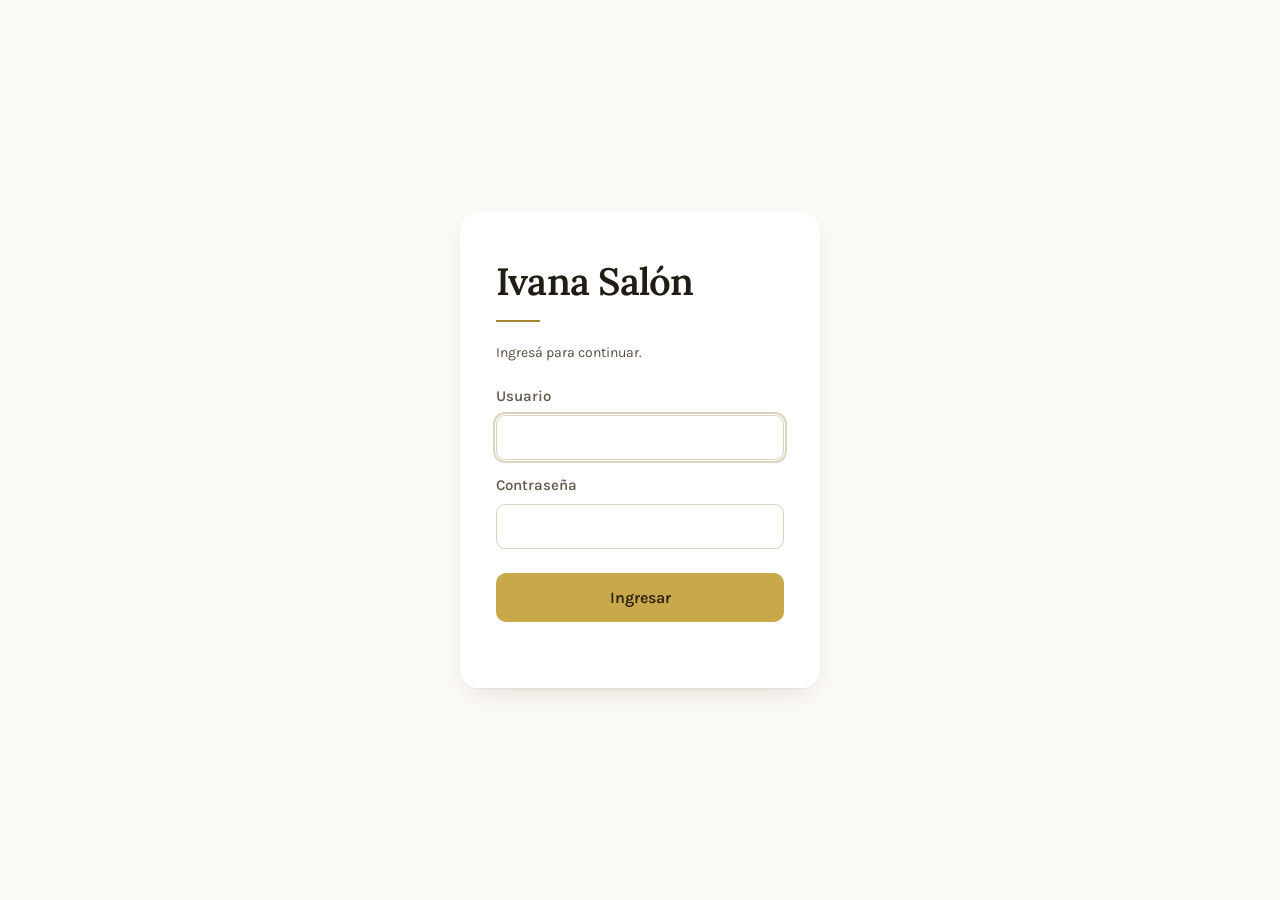
<file: static/login.html>
<!DOCTYPE html>
<html lang="es"><head>
<meta charset="UTF-8"><meta name="viewport" content="width=device-width, initial-scale=1.0">
<meta name="theme-color" content="#f2ece0"><title>Ingresar — Ivana Salón</title>
<link rel="icon" href="/static/favicon.svg" type="image/svg+xml">
<link rel="manifest" href="/static/manifest.json">
<link rel="apple-touch-icon" href="/static/iconos/apple-touch-icon.png">
<meta name="mobile-web-app-capable" content="yes">
<meta name="apple-mobile-web-app-capable" content="yes">
<meta name="apple-mobile-web-app-status-bar-style" content="default">
<meta name="apple-mobile-web-app-title" content="Ivana">
<script src="/static/pwa.js" defer></script>
<link rel="stylesheet" href="/static/css/app.css">
<script src="/static/tema.js"></script>
<style>
  /* La puerta de entrada: es la pantalla que más se mira y la que fija el tono
     del resto. Todo el peso lo llevan la tipografía y el aire. */
  body{
    display:flex; align-items:center; justify-content:center;
    min-height:100vh; padding:24px;
    background:var(--bg-app);
  }

  .box{
    width:100%; max-width:360px;
    padding:40px 36px 34px;
    background:var(--bg-elevado);
    border-radius:18px;
    box-shadow:var(--sombra-elevada);
  }

  .box h1{
    margin:10px 0 0;
    font-family:var(--font-display);
    font-size:38px;
    font-weight:var(--fw-bold);
    line-height:1.05;
    letter-spacing:-.02em;
    color:var(--tinta-900);
  }
  /* El filete corto es la firma que se repite en toda la app */
  .filete{
    width:44px; height:2px; margin:18px 0 22px;
    background:var(--bronce-500);
  }
  .box .sub{
    margin:0 0 26px;
    font-size:var(--fs-md);
    color:var(--tinta-500);
  }

  .campo{ margin-bottom:16px; }
  .campo label{ display:block; margin-bottom:6px; }
  .box input{
    width:100%;
    padding:12px 14px;
    background:var(--bg-input);
    border:1px solid var(--border);
    border-radius:9px;
    font-size:16px;               /* 16px: evita que el celular haga zoom al enfocar */
  }


  .box button{
    width:100%;
    margin-top:8px;
    padding:14px;
    border-radius:10px;
    background:var(--acento-fuerte);
    color:var(--text-sobre-oro);
    font-size:16px;
    font-weight:var(--fw-bold);
  }
  .box button:hover{ background:var(--bronce-500); color:var(--text-sobre-oro); }

  .err{
    margin-top:14px;
    min-height:18px;      /* reserva el lugar: el layout no salta al aparecer el error */
    font-size:var(--fs-base);
    color:var(--danger);
  }

</style>
</head><body>
<div class="box">
  <h1>Ivana Salón</h1>
  <div class="filete"></div>
  <p class="sub">Ingresá para continuar.</p>

  <div class="campo">
    <label for="u">Usuario</label>
    <input id="u" autocomplete="username">
  </div>
  <div class="campo">
    <label for="p">Contraseña</label>
    <input id="p" type="password" autocomplete="current-password">
  </div>

  <button id="btn">Ingresar</button>
  <div class="err" id="err" role="alert"></div>

</div>
<script>
async function entrar(){
  const u=document.getElementById("u").value.trim(), p=document.getElementById("p").value;
  const err=document.getElementById("err"), btn=document.getElementById("btn");
  err.textContent="";
  if(!u || !p){ err.textContent="Completá usuario y contraseña"; return; }
  btn.disabled=true; btn.textContent="Ingresando…";
  try{
    const r=await fetch("/api/login",{method:"POST",headers:{"Content-Type":"application/json"},
      body:JSON.stringify({usuario:u,password:p})});
    // 429 es el freno por intentos fallidos: decirle "incorrectos" hacía seguir probando
    if(!r.ok){
      const e = await r.json().catch(()=>({}));
      err.textContent = r.status === 429 ? (e.detail || "Demasiados intentos. Esperá unos minutos.")
                                         : "Usuario o contraseña incorrectos";
      return;
    }
    const d=await r.json();
    localStorage.setItem("pelu_token",d.token);
    localStorage.setItem("pelu_rol",d.rol);
    localStorage.setItem("pelu_user",d.usuario);
    location.href="/";
  }catch(e){ err.textContent="No se pudo conectar"; }
  finally{ btn.disabled=false; btn.textContent="Ingresar"; }
}
document.getElementById("btn").onclick=entrar;
["u","p"].forEach(id=>document.getElementById(id)
  .addEventListener("keydown",e=>{ if(e.key==="Enter") entrar(); }));
document.getElementById("u").focus();
</script>
</body></html>
</file>
<file: static/css/app.css>
/* ==========================================================================
   APP — punto de entrada único.
   El ORDEN importa: cada archivo puede pisar al anterior.
   tokens → base → layout → componentes → (después, lo de cada página)
   ========================================================================== */

@import url("tokens.css");
@import url("base.css");
@import url("layout.css");
@import url("components.css");
</file>
